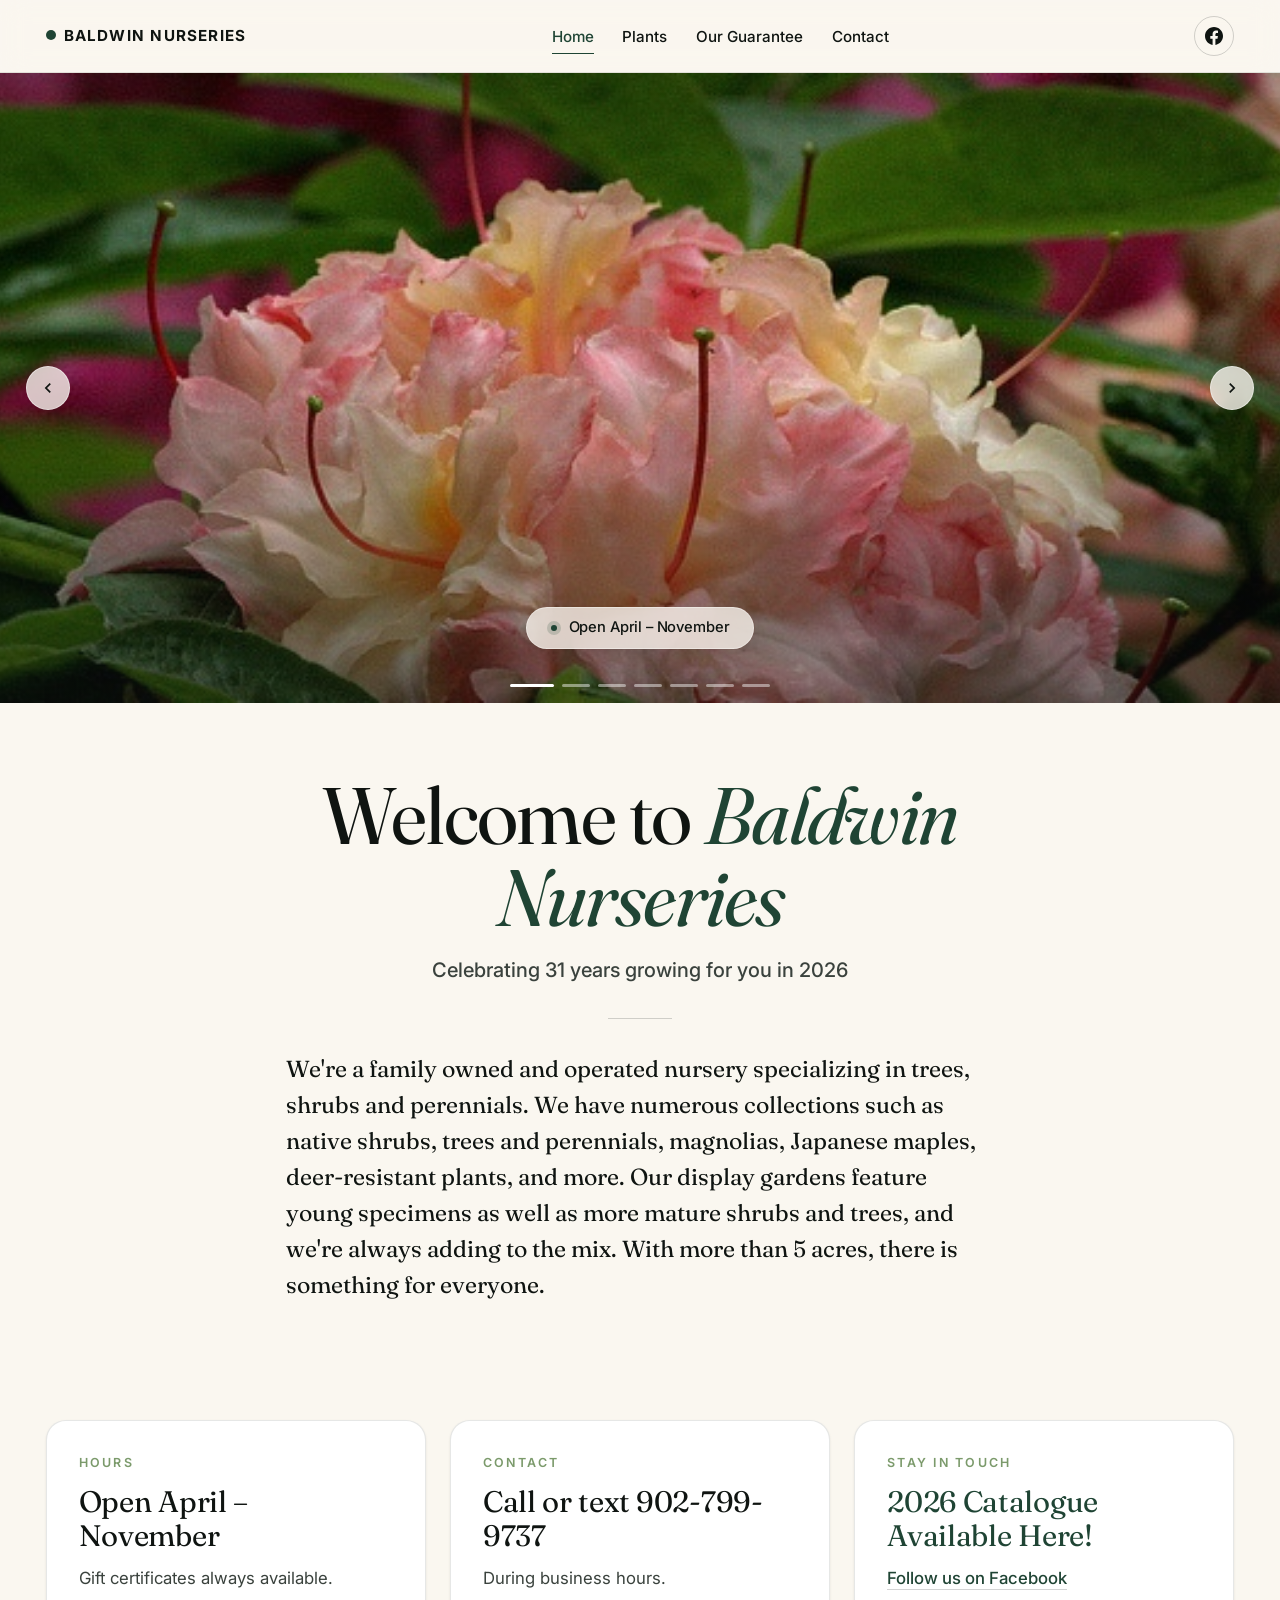
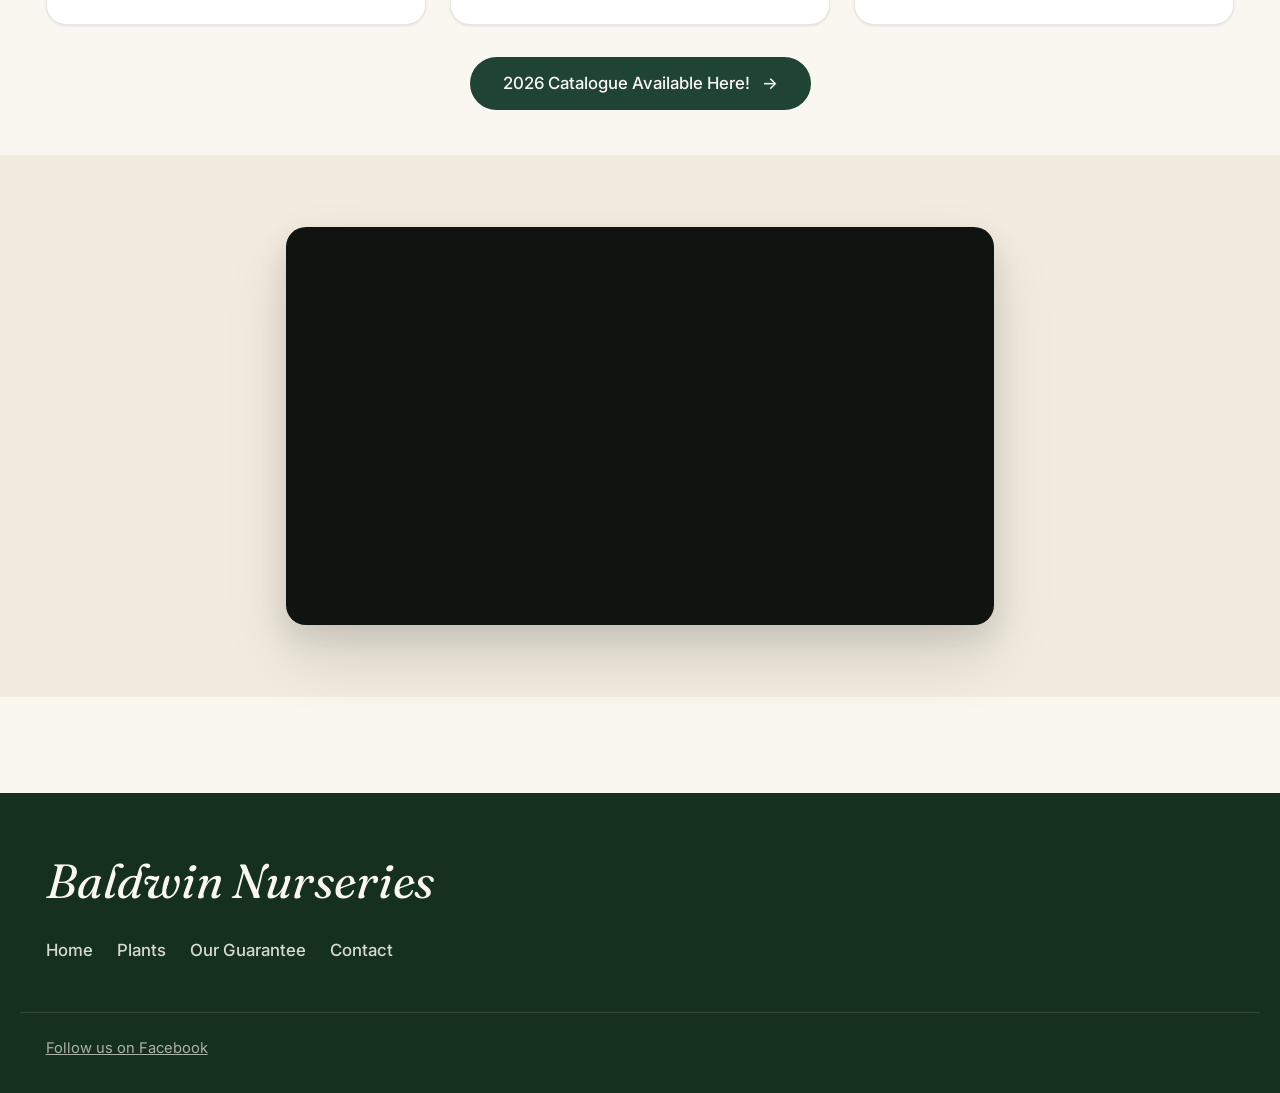
<file: index.html>
<!DOCTYPE html>
<html lang="en">
<head>
    <meta charset="UTF-8">
    <meta name="viewport" content="width=device-width, initial-scale=1.0">
    <meta name="description" content="Baldwin Nurseries — a family-owned nursery specializing in trees, shrubs and perennials, growing for you since 1995.">
    <title>Baldwin Nurseries — Family Owned Nursery Since 1995</title>
    <link rel="stylesheet" href="styles-modern.css">
    <link rel="preconnect" href="https://fonts.googleapis.com">
    <link rel="preconnect" href="https://fonts.gstatic.com" crossorigin>
    <link href="https://fonts.googleapis.com/css2?family=Fraunces:ital,opsz,wght@0,9..144,400;0,9..144,500;0,9..144,600;1,9..144,400;1,9..144,500&family=Inter:wght@400;500;600;700&display=swap" rel="stylesheet">
</head>
<body>

    <header class="site-header" id="site-header">
        <div class="container site-header__inner">
            <a href="index.html" class="brand" aria-label="Baldwin Nurseries — Home">
                <span class="brand__mark" aria-hidden="true"></span>
                <span class="brand__name">Baldwin Nurseries</span>
            </a>

            <nav class="primary-nav" id="primary-nav" aria-label="Primary">
                <ul class="primary-nav__list">
                    <li><a href="index.html" class="primary-nav__link is-active">Home</a></li>
                    <li><a href="plants.html" class="primary-nav__link">Plants</a></li>
                    <li><a href="guarantee.html" class="primary-nav__link">Our Guarantee</a></li>
                    <li><a href="contact.html" class="primary-nav__link">Contact</a></li>
                </ul>
            </nav>

            <div class="header-actions">
                <a class="icon-button" href="https://www.facebook.com/BaldwinsNursery/" target="_blank" rel="noopener noreferrer" aria-label="Baldwin Nurseries on Facebook">
                    <svg width="18" height="18" viewBox="0 0 24 24" fill="currentColor" aria-hidden="true">
                        <path d="M24 12.073c0-6.627-5.373-12-12-12s-12 5.373-12 12c0 5.99 4.388 10.954 10.125 11.854v-8.385H7.078v-3.47h3.047V9.43c0-3.007 1.792-4.669 4.533-4.669 1.312 0 2.686.235 2.686.235v2.953H15.83c-1.491 0-1.956.925-1.956 1.874v2.25h3.328l-.532 3.47h-2.796v8.385C19.612 23.027 24 18.062 24 12.073z"/>
                    </svg>
                </a>
                <button class="nav-toggle" type="button" aria-controls="primary-nav" aria-expanded="false" aria-label="Open menu">
                    <span class="nav-toggle__bars" aria-hidden="true"></span>
                </button>
            </div>
        </div>
    </header>

    <section class="hero" aria-label="Featured plants from Baldwin Nurseries">
        <div class="hero__stage">
            <div class="hero__slide is-active">
                <img src="images/Carousel/1.jpeg" alt="Baldwin Nurseries — Azalea Cannon's Double" loading="eager">
            </div>
            <div class="hero__slide">
                <img src="images/Carousel/2.jpeg" alt="Baldwin Nurseries — Clematis" loading="lazy">
            </div>
            <div class="hero__slide">
                <img src="images/Carousel/3.jpeg" alt="Baldwin Nurseries — Honey Bee on Milkweed" loading="lazy">
            </div>
            <div class="hero__slide">
                <img src="images/Carousel/4.jpeg" alt="Baldwin Nurseries — Labrador Tea from Seed" loading="lazy">
            </div>
            <div class="hero__slide">
                <img src="images/Carousel/5.jpg" alt="Baldwin Nurseries — Monarda Fistulosa" loading="lazy">
            </div>
            <div class="hero__slide">
                <img src="images/Carousel/6.jpg" alt="Baldwin Nurseries — Myrica" loading="lazy">
            </div>
            <div class="hero__slide">
                <img src="images/Carousel/7.jpg" alt="Baldwin Nurseries — Uvularia Grandiflora" loading="lazy">
            </div>
        </div>

        <div class="hero__veil" aria-hidden="true"></div>

        <button class="hero__nav hero__nav--prev" type="button" aria-label="Previous image">
            <svg width="20" height="20" viewBox="0 0 24 24" fill="currentColor" aria-hidden="true">
                <path d="M15.41 7.41 14 6l-6 6 6 6 1.41-1.41L10.83 12z"/>
            </svg>
        </button>
        <button class="hero__nav hero__nav--next" type="button" aria-label="Next image">
            <svg width="20" height="20" viewBox="0 0 24 24" fill="currentColor" aria-hidden="true">
                <path d="M8.59 16.59 10 18l6-6-6-6-1.41 1.41L13.17 12z"/>
            </svg>
        </button>

        <div class="hero__caption">
            <span class="hero__pill">
                <span class="hero__pill-dot" aria-hidden="true"></span>
                Open April – November
            </span>
        </div>

        <div class="hero__dots" role="tablist" aria-label="Hero slides">
            <button class="hero__dot is-active" type="button" role="tab" aria-label="Slide 1"></button>
            <button class="hero__dot" type="button" role="tab" aria-label="Slide 2"></button>
            <button class="hero__dot" type="button" role="tab" aria-label="Slide 3"></button>
            <button class="hero__dot" type="button" role="tab" aria-label="Slide 4"></button>
            <button class="hero__dot" type="button" role="tab" aria-label="Slide 5"></button>
            <button class="hero__dot" type="button" role="tab" aria-label="Slide 6"></button>
            <button class="hero__dot" type="button" role="tab" aria-label="Slide 7"></button>
        </div>
    </section>

    <main>
        <section class="section">
            <div class="container container--narrow welcome reveal">
                <h1 class="welcome__title">Welcome to <em>Baldwin Nurseries</em></h1>
                <p class="welcome__subtitle">Celebrating 31 years growing for you in 2026</p>
                <hr class="divider" aria-hidden="true">
                <p class="welcome__lede">We're a family owned and operated nursery specializing in trees, shrubs and perennials. We have numerous collections such as native shrubs, trees and perennials, magnolias, Japanese maples, deer-resistant plants, and more. Our display gardens feature young specimens as well as more mature shrubs and trees, and we're always adding to the mix. With more than 5 acres, there is something for everyone.</p>
            </div>
        </section>

        <section class="section section--tight">
            <div class="container">
                <div class="info reveal">
                    <article class="info__card">
                        <p class="info__label">Hours</p>
                        <h2 class="info__lead">Open April – November</h2>
                        <p class="info__detail">Gift certificates always available.</p>
                    </article>

                    <article class="info__card">
                        <p class="info__label">Contact</p>
                        <h2 class="info__lead">Call or text 902-799-9737</h2>
                        <p class="info__detail">During business hours.</p>
                    </article>

                    <article class="info__card info__card--links">
                        <p class="info__label">Stay in touch</p>
                        <h2 class="info__lead"><a href="Catalogue/2026_final.pdf" target="_blank" rel="noopener noreferrer">2026 Catalogue Available Here!</a></h2>
                        <p class="info__detail"><a href="https://www.facebook.com/BaldwinsNursery/" target="_blank" rel="noopener noreferrer">Follow us on Facebook</a></p>
                    </article>
                </div>

                <div class="cta-row reveal">
                    <a class="cta cta--primary" href="Catalogue/2026_final.pdf" target="_blank" rel="noopener noreferrer">
                        2026 Catalogue Available Here!
                        <span class="cta__arrow" aria-hidden="true">→</span>
                    </a>
                </div>
            </div>
        </section>

        <section class="section video">
            <div class="container container--narrow reveal">
                <div class="video__frame">
                    <iframe
                        src="https://www.youtube.com/embed/8s3ILgDB6bg"
                        title="Baldwin Nurseries Video"
                        loading="lazy"
                        allow="accelerometer; autoplay; clipboard-write; encrypted-media; gyroscope; picture-in-picture; web-share"
                        allowfullscreen></iframe>
                </div>
            </div>
        </section>
    </main>

    <footer class="site-footer">
        <div class="container site-footer__inner">
            <p class="site-footer__brand">Baldwin Nurseries</p>
            <ul class="site-footer__nav">
                <li><a href="index.html">Home</a></li>
                <li><a href="plants.html">Plants</a></li>
                <li><a href="guarantee.html">Our Guarantee</a></li>
                <li><a href="contact.html">Contact</a></li>
            </ul>
        </div>
        <div class="container site-footer__meta">
            <a href="https://www.facebook.com/BaldwinsNursery/" target="_blank" rel="noopener noreferrer">Follow us on Facebook</a>
        </div>
    </footer>

    <script>
        (function () {
            const slides = document.querySelectorAll('.hero__slide');
            const dots = document.querySelectorAll('.hero__dot');
            const prevBtn = document.querySelector('.hero__nav--prev');
            const nextBtn = document.querySelector('.hero__nav--next');
            const slideCount = slides.length;
            let currentSlide = 0;
            let autoTimer = null;

            function showSlide(index) {
                currentSlide = (index + slideCount) % slideCount;
                slides.forEach((slide, i) => slide.classList.toggle('is-active', i === currentSlide));
                dots.forEach((dot, i) => dot.classList.toggle('is-active', i === currentSlide));
            }

            function next() { showSlide(currentSlide + 1); }
            function prev() { showSlide(currentSlide - 1); }

            function startAuto() {
                stopAuto();
                autoTimer = setInterval(next, 6000);
            }

            function stopAuto() {
                if (autoTimer) {
                    clearInterval(autoTimer);
                    autoTimer = null;
                }
            }

            nextBtn?.addEventListener('click', () => { next(); startAuto(); });
            prevBtn?.addEventListener('click', () => { prev(); startAuto(); });

            dots.forEach((dot, i) => {
                dot.addEventListener('click', () => { showSlide(i); startAuto(); });
            });

            const heroEl = document.querySelector('.hero');
            heroEl?.addEventListener('mouseenter', stopAuto);
            heroEl?.addEventListener('mouseleave', startAuto);

            const reduceMotion = window.matchMedia('(prefers-reduced-motion: reduce)').matches;
            if (!reduceMotion) {
                startAuto();
            }
        })();

        (function () {
            const header = document.getElementById('site-header');
            if (!header) return;
            const onScroll = () => {
                header.classList.toggle('is-scrolled', window.scrollY > 8);
            };
            window.addEventListener('scroll', onScroll, { passive: true });
            onScroll();
        })();

        (function () {
            const toggle = document.querySelector('.nav-toggle');
            const nav = document.getElementById('primary-nav');
            if (!toggle || !nav) return;
            toggle.addEventListener('click', () => {
                const isOpen = nav.classList.toggle('is-open');
                toggle.setAttribute('aria-expanded', String(isOpen));
                toggle.setAttribute('aria-label', isOpen ? 'Close menu' : 'Open menu');
            });
            nav.querySelectorAll('a').forEach(link => {
                link.addEventListener('click', () => {
                    nav.classList.remove('is-open');
                    toggle.setAttribute('aria-expanded', 'false');
                    toggle.setAttribute('aria-label', 'Open menu');
                });
            });
        })();

        (function () {
            const reveals = document.querySelectorAll('.reveal');
            if (!('IntersectionObserver' in window) || !reveals.length) {
                reveals.forEach(el => el.classList.add('is-visible'));
                return;
            }
            const io = new IntersectionObserver((entries) => {
                entries.forEach(entry => {
                    if (entry.isIntersecting) {
                        entry.target.classList.add('is-visible');
                        io.unobserve(entry.target);
                    }
                });
            }, { threshold: 0.12, rootMargin: '0px 0px -10% 0px' });
            reveals.forEach(el => io.observe(el));
        })();
    </script>
</body>
</html>
</file>
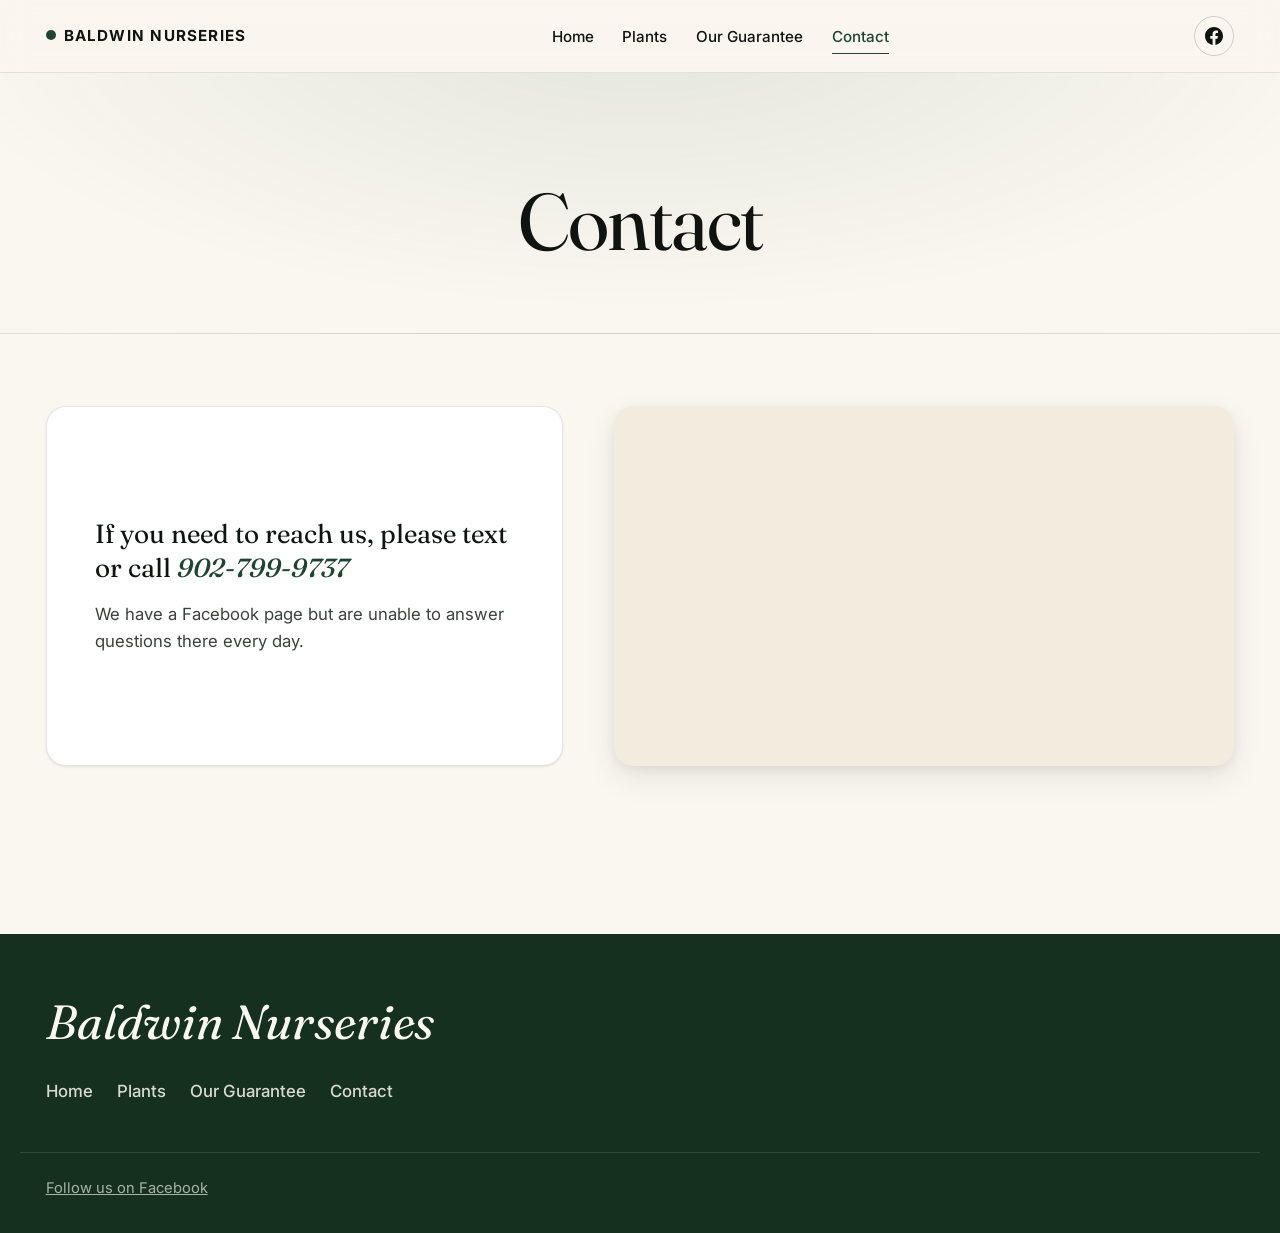
<file: contact.html>
<!DOCTYPE html>
<html lang="en">
<head>
    <meta charset="UTF-8">
    <meta name="viewport" content="width=device-width, initial-scale=1.0">
    <meta name="description" content="Contact Baldwin Nurseries — call or text 902-799-9737. Visit us at 500 Mines Road, Falmouth, Nova Scotia.">
    <title>Contact — Baldwin Nurseries</title>
    <link rel="stylesheet" href="styles-modern.css">
    <link rel="preconnect" href="https://fonts.googleapis.com">
    <link rel="preconnect" href="https://fonts.gstatic.com" crossorigin>
    <link href="https://fonts.googleapis.com/css2?family=Fraunces:ital,opsz,wght@0,9..144,400;0,9..144,500;0,9..144,600;1,9..144,400;1,9..144,500&family=Inter:wght@400;500;600;700&display=swap" rel="stylesheet">
</head>
<body>

    <header class="site-header" id="site-header">
        <div class="container site-header__inner">
            <a href="index.html" class="brand" aria-label="Baldwin Nurseries — Home">
                <span class="brand__mark" aria-hidden="true"></span>
                <span class="brand__name">Baldwin Nurseries</span>
            </a>

            <nav class="primary-nav" id="primary-nav" aria-label="Primary">
                <ul class="primary-nav__list">
                    <li><a href="index.html" class="primary-nav__link">Home</a></li>
                    <li><a href="plants.html" class="primary-nav__link">Plants</a></li>
                    <li><a href="guarantee.html" class="primary-nav__link">Our Guarantee</a></li>
                    <li><a href="contact.html" class="primary-nav__link is-active">Contact</a></li>
                </ul>
            </nav>

            <div class="header-actions">
                <a class="icon-button" href="https://www.facebook.com/BaldwinsNursery/" target="_blank" rel="noopener noreferrer" aria-label="Baldwin Nurseries on Facebook">
                    <svg width="18" height="18" viewBox="0 0 24 24" fill="currentColor" aria-hidden="true">
                        <path d="M24 12.073c0-6.627-5.373-12-12-12s-12 5.373-12 12c0 5.99 4.388 10.954 10.125 11.854v-8.385H7.078v-3.47h3.047V9.43c0-3.007 1.792-4.669 4.533-4.669 1.312 0 2.686.235 2.686.235v2.953H15.83c-1.491 0-1.956.925-1.956 1.874v2.25h3.328l-.532 3.47h-2.796v8.385C19.612 23.027 24 18.062 24 12.073z"/>
                    </svg>
                </a>
                <button class="nav-toggle" type="button" aria-controls="primary-nav" aria-expanded="false" aria-label="Open menu">
                    <span class="nav-toggle__bars" aria-hidden="true"></span>
                </button>
            </div>
        </div>
    </header>

    <section class="page-header">
        <div class="container container--narrow reveal">
            <h1 class="page-header__title">Contact</h1>
        </div>
    </section>

    <main>
        <section class="section">
            <div class="container">
                <div class="contact-grid reveal">
                    <div class="contact-info">
                        <p class="contact-info__phone">
                            If you need to reach us, please text or call <a href="tel:902-799-9737">902-799-9737</a>
                        </p>
                        <p class="contact-info__note">We have a Facebook page but are unable to answer questions there every day.</p>
                    </div>
                    <div class="map-container">
                        <iframe
                            src="https://www.google.com/maps/embed?pb=!1m18!1m12!1m3!1d5654.8!2d-64.1!3d44.9!2m3!1f0!2f0!3f0!3m2!1i1024!2i768!4f13.1!3m3!1m2!1s0x0%3A0x0!2zNDTCsDU0JzI0LjAiTiA2NMKwMDYnMDAuMCJX!5e0!3m2!1sen!2sca!4v1640995200000!5m2!1sen!2sca&q=500+Mines+Road,+Falmouth,+Nova+Scotia,+B0P+1P0"
                            width="100%"
                            height="400"
                            allowfullscreen
                            loading="lazy"
                            referrerpolicy="no-referrer-when-downgrade"
                            title="Baldwin Nurseries Location — 500 Mines Road, Falmouth, Nova Scotia, B0P 1P0"></iframe>
                    </div>
                </div>
            </div>
        </section>
    </main>

    <footer class="site-footer">
        <div class="container site-footer__inner">
            <p class="site-footer__brand">Baldwin Nurseries</p>
            <ul class="site-footer__nav">
                <li><a href="index.html">Home</a></li>
                <li><a href="plants.html">Plants</a></li>
                <li><a href="guarantee.html">Our Guarantee</a></li>
                <li><a href="contact.html">Contact</a></li>
            </ul>
        </div>
        <div class="container site-footer__meta">
            <a href="https://www.facebook.com/BaldwinsNursery/" target="_blank" rel="noopener noreferrer">Follow us on Facebook</a>
        </div>
    </footer>

    <script>
        (function () {
            const header = document.getElementById('site-header');
            if (!header) return;
            const onScroll = () => header.classList.toggle('is-scrolled', window.scrollY > 8);
            window.addEventListener('scroll', onScroll, { passive: true });
            onScroll();
        })();

        (function () {
            const toggle = document.querySelector('.nav-toggle');
            const nav = document.getElementById('primary-nav');
            if (!toggle || !nav) return;
            toggle.addEventListener('click', () => {
                const isOpen = nav.classList.toggle('is-open');
                toggle.setAttribute('aria-expanded', String(isOpen));
                toggle.setAttribute('aria-label', isOpen ? 'Close menu' : 'Open menu');
            });
            nav.querySelectorAll('a').forEach(link => {
                link.addEventListener('click', () => {
                    nav.classList.remove('is-open');
                    toggle.setAttribute('aria-expanded', 'false');
                    toggle.setAttribute('aria-label', 'Open menu');
                });
            });
        })();

        (function () {
            const reveals = document.querySelectorAll('.reveal');
            if (!('IntersectionObserver' in window) || !reveals.length) {
                reveals.forEach(el => el.classList.add('is-visible'));
                return;
            }
            const io = new IntersectionObserver((entries) => {
                entries.forEach(entry => {
                    if (entry.isIntersecting) {
                        entry.target.classList.add('is-visible');
                        io.unobserve(entry.target);
                    }
                });
            }, { threshold: 0.12, rootMargin: '0px 0px -10% 0px' });
            reveals.forEach(el => io.observe(el));
        })();
    </script>
</body>
</html>
</file>
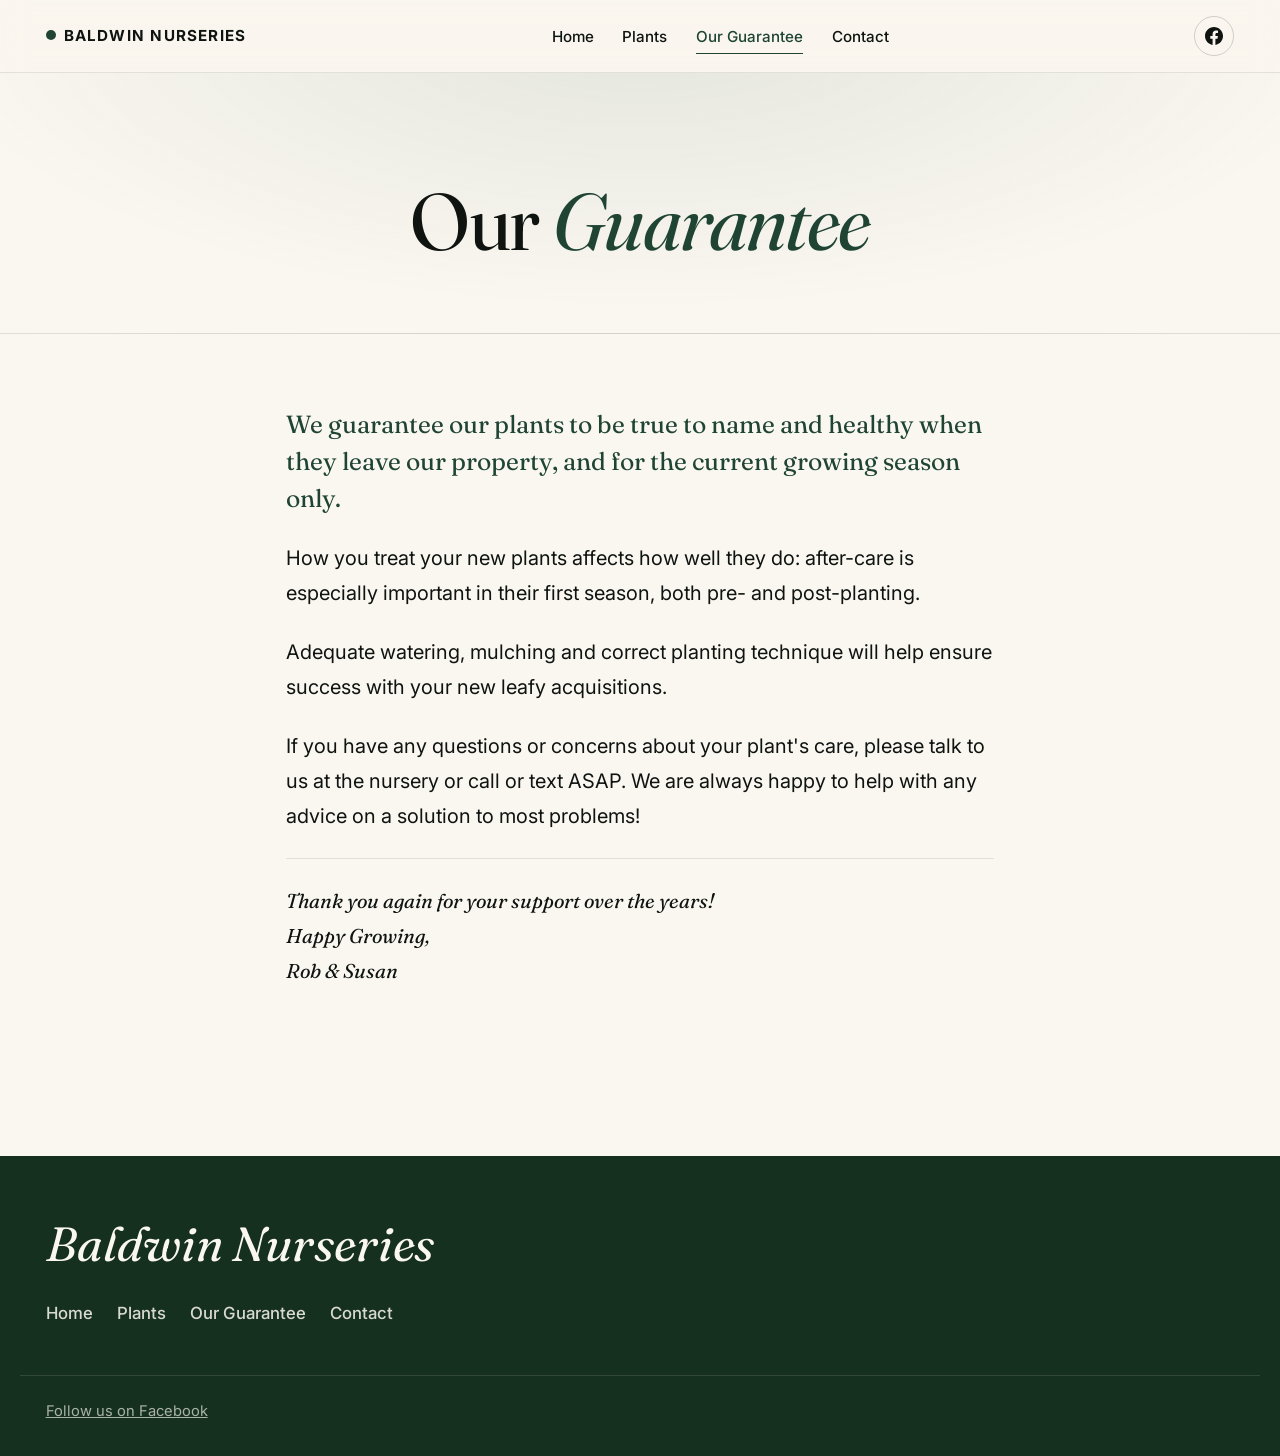
<file: guarantee.html>
<!DOCTYPE html>
<html lang="en">
<head>
    <meta charset="UTF-8">
    <meta name="viewport" content="width=device-width, initial-scale=1.0">
    <meta name="description" content="Our Guarantee at Baldwin Nurseries — every plant healthy, true to name, and supported by Rob and Susan.">
    <title>Our Guarantee — Baldwin Nurseries</title>
    <link rel="stylesheet" href="styles-modern.css">
    <link rel="preconnect" href="https://fonts.googleapis.com">
    <link rel="preconnect" href="https://fonts.gstatic.com" crossorigin>
    <link href="https://fonts.googleapis.com/css2?family=Fraunces:ital,opsz,wght@0,9..144,400;0,9..144,500;0,9..144,600;1,9..144,400;1,9..144,500&family=Inter:wght@400;500;600;700&display=swap" rel="stylesheet">
</head>
<body>

    <header class="site-header" id="site-header">
        <div class="container site-header__inner">
            <a href="index.html" class="brand" aria-label="Baldwin Nurseries — Home">
                <span class="brand__mark" aria-hidden="true"></span>
                <span class="brand__name">Baldwin Nurseries</span>
            </a>

            <nav class="primary-nav" id="primary-nav" aria-label="Primary">
                <ul class="primary-nav__list">
                    <li><a href="index.html" class="primary-nav__link">Home</a></li>
                    <li><a href="plants.html" class="primary-nav__link">Plants</a></li>
                    <li><a href="guarantee.html" class="primary-nav__link is-active">Our Guarantee</a></li>
                    <li><a href="contact.html" class="primary-nav__link">Contact</a></li>
                </ul>
            </nav>

            <div class="header-actions">
                <a class="icon-button" href="https://www.facebook.com/BaldwinsNursery/" target="_blank" rel="noopener noreferrer" aria-label="Baldwin Nurseries on Facebook">
                    <svg width="18" height="18" viewBox="0 0 24 24" fill="currentColor" aria-hidden="true">
                        <path d="M24 12.073c0-6.627-5.373-12-12-12s-12 5.373-12 12c0 5.99 4.388 10.954 10.125 11.854v-8.385H7.078v-3.47h3.047V9.43c0-3.007 1.792-4.669 4.533-4.669 1.312 0 2.686.235 2.686.235v2.953H15.83c-1.491 0-1.956.925-1.956 1.874v2.25h3.328l-.532 3.47h-2.796v8.385C19.612 23.027 24 18.062 24 12.073z"/>
                    </svg>
                </a>
                <button class="nav-toggle" type="button" aria-controls="primary-nav" aria-expanded="false" aria-label="Open menu">
                    <span class="nav-toggle__bars" aria-hidden="true"></span>
                </button>
            </div>
        </div>
    </header>

    <section class="page-header">
        <div class="container container--narrow reveal">
            <h1 class="page-header__title">Our <em>Guarantee</em></h1>
        </div>
    </section>

    <main>
        <section class="editorial">
            <div class="container container--narrow editorial__body reveal">
                <p>We guarantee our plants to be true to name and healthy when they leave our property, and for the current growing season only.</p>
                <p>How you treat your new plants affects how well they do: after-care is especially important in their first season, both pre- and post-planting.</p>
                <p>Adequate watering, mulching and correct planting technique will help ensure success with your new leafy acquisitions.</p>
                <p>If you have any questions or concerns about your plant's care, please talk to us at the nursery or call or text ASAP. We are always happy to help with any advice on a solution to most problems!</p>
                <p class="editorial__signature">Thank you again for your support over the years!<br>Happy Growing,<br>Rob &amp; Susan</p>
            </div>
        </section>
    </main>

    <footer class="site-footer">
        <div class="container site-footer__inner">
            <p class="site-footer__brand">Baldwin Nurseries</p>
            <ul class="site-footer__nav">
                <li><a href="index.html">Home</a></li>
                <li><a href="plants.html">Plants</a></li>
                <li><a href="guarantee.html">Our Guarantee</a></li>
                <li><a href="contact.html">Contact</a></li>
            </ul>
        </div>
        <div class="container site-footer__meta">
            <a href="https://www.facebook.com/BaldwinsNursery/" target="_blank" rel="noopener noreferrer">Follow us on Facebook</a>
        </div>
    </footer>

    <script>
        (function () {
            const header = document.getElementById('site-header');
            if (!header) return;
            const onScroll = () => header.classList.toggle('is-scrolled', window.scrollY > 8);
            window.addEventListener('scroll', onScroll, { passive: true });
            onScroll();
        })();

        (function () {
            const toggle = document.querySelector('.nav-toggle');
            const nav = document.getElementById('primary-nav');
            if (!toggle || !nav) return;
            toggle.addEventListener('click', () => {
                const isOpen = nav.classList.toggle('is-open');
                toggle.setAttribute('aria-expanded', String(isOpen));
                toggle.setAttribute('aria-label', isOpen ? 'Close menu' : 'Open menu');
            });
            nav.querySelectorAll('a').forEach(link => {
                link.addEventListener('click', () => {
                    nav.classList.remove('is-open');
                    toggle.setAttribute('aria-expanded', 'false');
                    toggle.setAttribute('aria-label', 'Open menu');
                });
            });
        })();

        (function () {
            const reveals = document.querySelectorAll('.reveal');
            if (!('IntersectionObserver' in window) || !reveals.length) {
                reveals.forEach(el => el.classList.add('is-visible'));
                return;
            }
            const io = new IntersectionObserver((entries) => {
                entries.forEach(entry => {
                    if (entry.isIntersecting) {
                        entry.target.classList.add('is-visible');
                        io.unobserve(entry.target);
                    }
                });
            }, { threshold: 0.12, rootMargin: '0px 0px -10% 0px' });
            reveals.forEach(el => io.observe(el));
        })();
    </script>
</body>
</html>
</file>
<file: styles-modern.css>
/* =========================================================================
   Baldwin Nurseries — Proposed Modern Theme (Garden Editorial)
   Single source of truth for the new visual language.
   Token block first, then components. No magic numbers in component rules.
   ========================================================================= */

:root {
    /* Color — botanical, restrained.
       Default theme: ink + cream + deep forest. Bloom accent used sparingly. */
    --color-ink: #0F1411;
    --color-ink-soft: #3A423D;
    --color-ink-muted: #6B7269;
    --color-cream: #FAF7F0;
    --color-mist: #F2ECDF;
    --color-paper: #FFFFFF;
    --color-forest: #1F4434;
    --color-forest-deep: #15301F;
    --color-moss: #7B9A6B;
    --color-bloom: #C2562F;
    --color-line: rgba(15, 20, 17, 0.10);
    --color-line-strong: rgba(15, 20, 17, 0.18);
    --color-overlay: rgba(15, 20, 17, 0.55);
    --color-glass: rgba(250, 247, 240, 0.78);
    --color-glass-strong: rgba(250, 247, 240, 0.92);

    /* Typography */
    --font-display: 'Fraunces', 'Iowan Old Style', 'Apple Garamond', Georgia, serif;
    --font-body: 'Inter', -apple-system, BlinkMacSystemFont, 'Segoe UI', Roboto, sans-serif;
    --weight-regular: 400;
    --weight-medium: 500;
    --weight-semibold: 600;
    --weight-bold: 700;
    --tracking-tight: -0.02em;
    --tracking-snug: -0.01em;
    --tracking-wide: 0.08em;
    --tracking-eyebrow: 0.18em;

    /* Fluid type scale — clamp(min, preferred, max) */
    --type-eyebrow: 0.78rem;
    --type-body-sm: 0.92rem;
    --type-body: 1.05rem;
    --type-body-lg: clamp(1.1rem, 0.9rem + 0.6vw, 1.25rem);
    --type-h4: clamp(1.05rem, 0.95rem + 0.4vw, 1.2rem);
    --type-h3: clamp(1.4rem, 1.1rem + 1.0vw, 1.85rem);
    --type-h2: clamp(2rem, 1.4rem + 2.4vw, 3rem);
    --type-display: clamp(2.6rem, 1.6rem + 4.5vw, 5rem);

    /* Spacing (4 / 8 grid) */
    --space-1: 0.25rem;
    --space-2: 0.5rem;
    --space-3: 0.75rem;
    --space-4: 1rem;
    --space-5: 1.5rem;
    --space-6: 2rem;
    --space-7: 3rem;
    --space-8: 4rem;
    --space-9: 6rem;
    --space-10: 8rem;

    /* Layout */
    --layout-max: 1240px;
    --layout-narrow: 760px;
    --layout-gutter: clamp(1rem, 2vw, 2rem);

    /* Radii */
    --radius-sm: 6px;
    --radius-md: 12px;
    --radius-lg: 20px;
    --radius-pill: 999px;

    /* Elevation */
    --shadow-sm: 0 1px 2px rgba(15, 20, 17, 0.04), 0 1px 3px rgba(15, 20, 17, 0.06);
    --shadow-md: 0 4px 12px rgba(15, 20, 17, 0.06), 0 12px 32px rgba(15, 20, 17, 0.08);
    --shadow-lg: 0 12px 28px rgba(15, 20, 17, 0.10), 0 32px 64px rgba(15, 20, 17, 0.12);
    --shadow-focus: 0 0 0 3px rgba(31, 68, 52, 0.25);

    /* Motion */
    --ease-standard: cubic-bezier(0.2, 0.6, 0.2, 1);
    --ease-emphatic: cubic-bezier(0.22, 1, 0.36, 1);
    --duration-fast: 180ms;
    --duration-base: 320ms;
    --duration-slow: 600ms;
    --duration-hero: 1200ms;

    /* Component tokens */
    --header-height: 72px;
    --hero-height: clamp(420px, 70vh, 760px);
    --nav-gap: clamp(1.25rem, 1vw + 1rem, 2.5rem);
}

/* =========================================================================
   Base
   ========================================================================= */

*,
*::before,
*::after {
    box-sizing: border-box;
}

html {
    scroll-behavior: smooth;
}

body {
    margin: 0;
    padding: 0;
    font-family: var(--font-body);
    font-size: var(--type-body);
    line-height: 1.6;
    color: var(--color-ink);
    background: var(--color-cream);
    -webkit-font-smoothing: antialiased;
    -moz-osx-font-smoothing: grayscale;
    text-rendering: optimizeLegibility;
}

img {
    display: block;
    max-width: 100%;
    height: auto;
}

a {
    color: inherit;
}

::selection {
    background: var(--color-forest);
    color: var(--color-cream);
}

.container {
    width: 100%;
    max-width: var(--layout-max);
    margin: 0 auto;
    padding-left: var(--layout-gutter);
    padding-right: var(--layout-gutter);
}

.container--narrow {
    max-width: var(--layout-narrow);
}

.eyebrow {
    font-family: var(--font-body);
    font-size: var(--type-eyebrow);
    font-weight: var(--weight-semibold);
    letter-spacing: var(--tracking-eyebrow);
    text-transform: uppercase;
    color: var(--color-moss);
    margin: 0 0 var(--space-3);
}

.sr-only {
    position: absolute;
    width: 1px;
    height: 1px;
    padding: 0;
    margin: -1px;
    overflow: hidden;
    clip: rect(0, 0, 0, 0);
    white-space: nowrap;
    border: 0;
}

/* =========================================================================
   Header
   ========================================================================= */

.site-header {
    position: sticky;
    top: 0;
    z-index: 50;
    background: var(--color-glass);
    backdrop-filter: saturate(140%) blur(14px);
    -webkit-backdrop-filter: saturate(140%) blur(14px);
    border-bottom: 1px solid var(--color-line);
    transition: background var(--duration-base) var(--ease-standard),
                box-shadow var(--duration-base) var(--ease-standard);
}

.site-header.is-scrolled {
    background: var(--color-glass-strong);
    box-shadow: var(--shadow-sm);
}

.site-header__inner {
    display: flex;
    align-items: center;
    justify-content: space-between;
    gap: var(--space-5);
    min-height: var(--header-height);
}

.brand {
    font-family: var(--font-display);
    font-weight: var(--weight-semibold);
    font-style: italic;
    font-size: 1.35rem;
    letter-spacing: var(--tracking-snug);
    color: var(--color-ink);
    text-decoration: none;
    line-height: 1;
    display: inline-flex;
    align-items: baseline;
    gap: var(--space-2);
}

.brand__mark {
    display: inline-block;
    width: 10px;
    height: 10px;
    border-radius: 50%;
    background: var(--color-forest);
    transform: translateY(-1px);
}

.brand__name {
    font-style: normal;
    font-family: var(--font-body);
    font-weight: var(--weight-bold);
    font-size: 0.95rem;
    letter-spacing: var(--tracking-wide);
    text-transform: uppercase;
}

.primary-nav {
    display: flex;
    align-items: center;
    gap: var(--nav-gap);
}

.primary-nav__list {
    list-style: none;
    margin: 0;
    padding: 0;
    display: flex;
    gap: var(--nav-gap);
}

.primary-nav__link {
    text-decoration: none;
    font-size: 0.95rem;
    font-weight: var(--weight-medium);
    color: var(--color-ink);
    padding: var(--space-2) 0;
    position: relative;
    transition: color var(--duration-fast) var(--ease-standard);
}

.primary-nav__link::after {
    content: "";
    position: absolute;
    left: 0;
    right: 0;
    bottom: 0;
    height: 1px;
    background: currentColor;
    transform: scaleX(0);
    transform-origin: left;
    transition: transform var(--duration-base) var(--ease-emphatic);
}

.primary-nav__link:hover,
.primary-nav__link:focus-visible {
    color: var(--color-forest);
}

.primary-nav__link:hover::after,
.primary-nav__link:focus-visible::after,
.primary-nav__link.is-active::after {
    transform: scaleX(1);
}

.primary-nav__link.is-active {
    color: var(--color-forest);
}

.icon-button {
    display: inline-flex;
    align-items: center;
    justify-content: center;
    width: 40px;
    height: 40px;
    border-radius: var(--radius-pill);
    background: transparent;
    color: var(--color-ink);
    text-decoration: none;
    border: 1px solid var(--color-line-strong);
    transition: background var(--duration-fast) var(--ease-standard),
                color var(--duration-fast) var(--ease-standard),
                border-color var(--duration-fast) var(--ease-standard);
}

.icon-button:hover,
.icon-button:focus-visible {
    background: var(--color-forest);
    color: var(--color-cream);
    border-color: var(--color-forest);
}

.nav-toggle {
    display: none;
    width: 40px;
    height: 40px;
    background: transparent;
    border: 1px solid var(--color-line-strong);
    border-radius: var(--radius-pill);
    align-items: center;
    justify-content: center;
    cursor: pointer;
    color: var(--color-ink);
}

.nav-toggle__bars {
    width: 16px;
    height: 10px;
    position: relative;
}

.nav-toggle__bars::before,
.nav-toggle__bars::after {
    content: "";
    position: absolute;
    left: 0;
    right: 0;
    height: 1.5px;
    background: currentColor;
    transition: transform var(--duration-base) var(--ease-emphatic);
}

.nav-toggle__bars::before { top: 0; }
.nav-toggle__bars::after { bottom: 0; }

.nav-toggle[aria-expanded="true"] .nav-toggle__bars::before {
    transform: translateY(4px) rotate(45deg);
}

.nav-toggle[aria-expanded="true"] .nav-toggle__bars::after {
    transform: translateY(-4px) rotate(-45deg);
}

/* =========================================================================
   Hero
   ========================================================================= */

.hero {
    position: relative;
    width: 100%;
    height: var(--hero-height);
    overflow: hidden;
    background: var(--color-ink);
}

.hero__stage {
    position: absolute;
    inset: 0;
}

.hero__slide {
    position: absolute;
    inset: 0;
    opacity: 0;
    transition: opacity var(--duration-hero) var(--ease-emphatic);
}

.hero__slide.is-active {
    opacity: 1;
}

.hero__slide img {
    width: 100%;
    height: 100%;
    object-fit: cover;
    object-position: center;
    transform: scale(1.04);
    transition: transform 8s linear;
}

.hero__slide.is-active img {
    transform: scale(1);
}

.hero__veil {
    position: absolute;
    inset: 0;
    background:
        linear-gradient(180deg, rgba(15, 20, 17, 0.18) 0%, rgba(15, 20, 17, 0) 35%),
        linear-gradient(0deg, rgba(15, 20, 17, 0.45) 0%, rgba(15, 20, 17, 0) 55%);
    pointer-events: none;
}

.hero__caption {
    position: absolute;
    left: 0;
    right: 0;
    bottom: clamp(var(--space-6), 6vh, var(--space-8));
    display: flex;
    justify-content: center;
    pointer-events: none;
}

.hero__pill {
    pointer-events: auto;
    display: inline-flex;
    align-items: center;
    gap: var(--space-3);
    padding: var(--space-2) var(--space-5);
    background: var(--color-glass);
    backdrop-filter: blur(16px) saturate(140%);
    -webkit-backdrop-filter: blur(16px) saturate(140%);
    border: 1px solid rgba(255, 255, 255, 0.4);
    border-radius: var(--radius-pill);
    color: var(--color-ink);
    font-size: var(--type-body-sm);
    font-weight: var(--weight-medium);
    letter-spacing: var(--tracking-snug);
    box-shadow: var(--shadow-md);
}

.hero__pill-dot {
    width: 6px;
    height: 6px;
    border-radius: 50%;
    background: var(--color-forest);
    box-shadow: 0 0 0 4px rgba(31, 68, 52, 0.18);
}

.hero__nav {
    position: absolute;
    top: 50%;
    transform: translateY(-50%);
    width: 44px;
    height: 44px;
    border-radius: var(--radius-pill);
    background: var(--color-glass);
    backdrop-filter: blur(12px);
    -webkit-backdrop-filter: blur(12px);
    border: 1px solid rgba(255, 255, 255, 0.45);
    color: var(--color-ink);
    cursor: pointer;
    display: flex;
    align-items: center;
    justify-content: center;
    transition: transform var(--duration-fast) var(--ease-standard),
                background var(--duration-fast) var(--ease-standard);
}

.hero__nav:hover,
.hero__nav:focus-visible {
    background: var(--color-glass-strong);
    transform: translateY(-50%) scale(1.06);
}

.hero__nav--prev { left: clamp(var(--space-3), 2vw, var(--space-6)); }
.hero__nav--next { right: clamp(var(--space-3), 2vw, var(--space-6)); }

.hero__dots {
    position: absolute;
    left: 50%;
    bottom: var(--space-4);
    transform: translateX(-50%);
    display: flex;
    gap: var(--space-2);
    z-index: 2;
}

.hero__dot {
    width: 28px;
    height: 3px;
    border: none;
    border-radius: var(--radius-pill);
    background: rgba(255, 255, 255, 0.45);
    cursor: pointer;
    padding: 0;
    transition: background var(--duration-base) var(--ease-standard),
                width var(--duration-base) var(--ease-emphatic);
}

.hero__dot.is-active {
    background: rgba(255, 255, 255, 1);
    width: 44px;
}

/* =========================================================================
   Welcome / Editorial section
   ========================================================================= */

.section {
    padding-top: clamp(var(--space-7), 8vh, var(--space-10));
    padding-bottom: clamp(var(--space-7), 8vh, var(--space-10));
}

.section--tight {
    padding-top: clamp(var(--space-6), 5vh, var(--space-8));
    padding-bottom: clamp(var(--space-6), 5vh, var(--space-8));
}

.welcome {
    text-align: center;
}

.welcome__title {
    font-family: var(--font-display);
    font-weight: var(--weight-regular);
    font-size: var(--type-display);
    line-height: 1.02;
    letter-spacing: var(--tracking-tight);
    margin: 0 0 var(--space-4);
    color: var(--color-ink);
}

.welcome__title em {
    font-style: italic;
    color: var(--color-forest);
}

.welcome__subtitle {
    font-family: var(--font-body);
    font-size: var(--type-body-lg);
    font-weight: var(--weight-medium);
    color: var(--color-ink-soft);
    margin: 0 auto var(--space-6);
    max-width: 36ch;
}

.welcome__lede {
    font-family: var(--font-display);
    font-weight: var(--weight-regular);
    font-size: clamp(1.15rem, 0.95rem + 0.7vw, 1.45rem);
    line-height: 1.55;
    color: var(--color-ink);
    margin: 0 auto;
    max-width: 60ch;
    text-align: left;
}

.divider {
    width: 64px;
    height: 1px;
    background: var(--color-line-strong);
    margin: var(--space-6) auto;
    border: none;
}

/* =========================================================================
   Info row (hours / contact / links)
   ========================================================================= */

.info {
    display: grid;
    grid-template-columns: repeat(3, 1fr);
    gap: var(--space-5);
    align-items: stretch;
}

.info__card {
    background: var(--color-paper);
    border: 1px solid var(--color-line);
    border-radius: var(--radius-lg);
    padding: var(--space-6);
    box-shadow: var(--shadow-sm);
    display: flex;
    flex-direction: column;
    gap: var(--space-3);
    transition: transform var(--duration-base) var(--ease-emphatic),
                box-shadow var(--duration-base) var(--ease-emphatic),
                border-color var(--duration-base) var(--ease-emphatic);
}

.info__card:hover {
    transform: translateY(-2px);
    box-shadow: var(--shadow-md);
    border-color: var(--color-line-strong);
}

.info__label {
    font-size: var(--type-eyebrow);
    font-weight: var(--weight-semibold);
    letter-spacing: var(--tracking-eyebrow);
    text-transform: uppercase;
    color: var(--color-moss);
    margin: 0;
}

.info__lead {
    font-family: var(--font-display);
    font-weight: var(--weight-regular);
    font-size: var(--type-h3);
    line-height: 1.15;
    letter-spacing: var(--tracking-snug);
    margin: 0;
    color: var(--color-ink);
}

.info__detail {
    font-size: var(--type-body);
    color: var(--color-ink-soft);
    margin: 0;
}

.info__card a {
    color: var(--color-forest);
    text-decoration: none;
    font-weight: var(--weight-medium);
    border-bottom: 1px solid var(--color-line-strong);
    padding-bottom: 1px;
    transition: color var(--duration-fast) var(--ease-standard),
                border-color var(--duration-fast) var(--ease-standard);
}

.info__card a:hover,
.info__card a:focus-visible {
    color: var(--color-forest-deep);
    border-color: currentColor;
}

.info__lead a {
    font-family: inherit;
    font-weight: inherit;
    color: var(--color-forest);
    border-bottom: none;
    padding-bottom: 0;
    background-image: linear-gradient(currentColor, currentColor);
    background-position: 0 100%;
    background-repeat: no-repeat;
    background-size: 0 1.5px;
    transition: background-size var(--duration-base) var(--ease-emphatic),
                color var(--duration-fast) var(--ease-standard);
}

.info__lead a:hover,
.info__lead a:focus-visible {
    background-size: 100% 1.5px;
    color: var(--color-forest-deep);
}

/* =========================================================================
   CTA row
   ========================================================================= */

.cta-row {
    display: flex;
    flex-wrap: wrap;
    gap: var(--space-3);
    justify-content: center;
    margin-top: var(--space-6);
}

.cta {
    display: inline-flex;
    align-items: center;
    gap: var(--space-3);
    padding: var(--space-3) var(--space-6);
    border-radius: var(--radius-pill);
    font-weight: var(--weight-medium);
    font-size: var(--type-body);
    text-decoration: none;
    border: 1px solid transparent;
    transition: transform var(--duration-fast) var(--ease-standard),
                background var(--duration-fast) var(--ease-standard),
                border-color var(--duration-fast) var(--ease-standard),
                color var(--duration-fast) var(--ease-standard);
}

.cta:hover { transform: translateY(-1px); }

.cta--primary {
    background: var(--color-forest);
    color: var(--color-cream);
}

.cta--primary:hover,
.cta--primary:focus-visible {
    background: var(--color-forest-deep);
}

.cta--ghost {
    background: transparent;
    color: var(--color-ink);
    border-color: var(--color-line-strong);
}

.cta--ghost:hover,
.cta--ghost:focus-visible {
    background: var(--color-ink);
    color: var(--color-cream);
    border-color: var(--color-ink);
}

.cta__arrow {
    transition: transform var(--duration-fast) var(--ease-standard);
}

.cta:hover .cta__arrow {
    transform: translateX(2px);
}

/* =========================================================================
   Video
   ========================================================================= */

.video {
    background: var(--color-mist);
}

.video__frame {
    position: relative;
    width: 100%;
    aspect-ratio: 16 / 9;
    border-radius: var(--radius-lg);
    overflow: hidden;
    box-shadow: var(--shadow-lg);
    background: var(--color-ink);
}

.video__frame iframe {
    position: absolute;
    inset: 0;
    width: 100%;
    height: 100%;
    border: 0;
}

/* =========================================================================
   Footer
   ========================================================================= */

.site-footer {
    background: var(--color-forest-deep);
    color: var(--color-cream);
    padding: var(--space-8) 0 var(--space-6);
    margin-top: var(--space-9);
}

.site-footer__inner {
    display: grid;
    gap: var(--space-6);
    grid-template-columns: 1fr;
    align-items: end;
}

.site-footer__brand {
    font-family: var(--font-display);
    font-style: italic;
    font-size: var(--type-h2);
    line-height: 1;
    margin: 0;
    color: var(--color-cream);
}

.site-footer__nav {
    display: flex;
    flex-wrap: wrap;
    gap: var(--space-5);
    list-style: none;
    padding: 0;
    margin: 0;
}

.site-footer__nav a {
    color: var(--color-cream);
    text-decoration: none;
    font-weight: var(--weight-medium);
    opacity: 0.85;
    transition: opacity var(--duration-fast) var(--ease-standard);
    border-bottom: 1px solid transparent;
    padding-bottom: 2px;
}

.site-footer__nav a:hover,
.site-footer__nav a:focus-visible {
    opacity: 1;
    border-bottom-color: var(--color-moss);
}

.site-footer__meta {
    border-top: 1px solid rgba(250, 247, 240, 0.12);
    margin-top: var(--space-7);
    padding-top: var(--space-5);
    color: rgba(250, 247, 240, 0.65);
    font-size: var(--type-body-sm);
    display: flex;
    flex-wrap: wrap;
    gap: var(--space-4);
    justify-content: space-between;
}

/* =========================================================================
   Page header (used on subpages instead of full hero)
   ========================================================================= */

.page-header {
    padding-top: clamp(var(--space-8), 12vh, var(--space-10));
    padding-bottom: clamp(var(--space-6), 6vh, var(--space-8));
    text-align: center;
    background:
        radial-gradient(1200px 480px at 50% -20%, rgba(31, 68, 52, 0.10), transparent 60%),
        var(--color-cream);
    border-bottom: 1px solid var(--color-line);
}

.page-header__title {
    font-family: var(--font-display);
    font-weight: var(--weight-regular);
    font-size: var(--type-display);
    line-height: 1.02;
    letter-spacing: var(--tracking-tight);
    color: var(--color-ink);
    margin: 0 0 var(--space-4);
}

.page-header__title em {
    font-style: italic;
    color: var(--color-forest);
}

.page-header__lede {
    font-family: var(--font-display);
    font-weight: var(--weight-regular);
    font-size: clamp(1.05rem, 0.95rem + 0.5vw, 1.3rem);
    line-height: 1.55;
    color: var(--color-ink-soft);
    max-width: 60ch;
    margin: 0 auto;
}

/* =========================================================================
   Plants grid
   ========================================================================= */

.plant-category {
    margin-bottom: clamp(var(--space-7), 6vh, var(--space-9));
}

.plant-category__title {
    font-family: var(--font-display);
    font-style: italic;
    font-weight: var(--weight-regular);
    font-size: var(--type-h2);
    color: var(--color-forest);
    text-align: center;
    letter-spacing: var(--tracking-snug);
    margin: 0 0 var(--space-6);
}

.image-grid {
    display: grid;
    grid-template-columns: repeat(5, 1fr);
    gap: var(--space-4);
}

.image-item {
    position: relative;
    aspect-ratio: 1;
    border-radius: var(--radius-md);
    overflow: hidden;
    cursor: pointer;
    background: var(--color-mist);
    box-shadow: var(--shadow-sm);
    transition: transform var(--duration-base) var(--ease-emphatic),
                box-shadow var(--duration-base) var(--ease-emphatic);
    border: 0;
    padding: 0;
}

.image-item:hover,
.image-item:focus-visible {
    transform: translateY(-3px);
    box-shadow: var(--shadow-md);
}

.image-item img {
    width: 100%;
    height: 100%;
    object-fit: cover;
    object-position: center;
    transition: transform var(--duration-slow) var(--ease-emphatic);
}

.image-item:hover img {
    transform: scale(1.05);
}

.image-item__label {
    position: absolute;
    inset: auto 0 0 0;
    padding: var(--space-4) var(--space-3) var(--space-3);
    background: linear-gradient(180deg, rgba(15, 20, 17, 0) 0%, rgba(15, 20, 17, 0.65) 70%);
    color: var(--color-cream);
    font-size: var(--type-body-sm);
    font-weight: var(--weight-medium);
    letter-spacing: var(--tracking-snug);
    opacity: 0;
    transform: translateY(8px);
    transition: opacity var(--duration-base) var(--ease-emphatic),
                transform var(--duration-base) var(--ease-emphatic);
    text-align: left;
    pointer-events: none;
}

.image-item:hover .image-item__label,
.image-item:focus-visible .image-item__label {
    opacity: 1;
    transform: translateY(0);
}

.image-item.is-hidden {
    display: none;
}

.show-more-row {
    display: flex;
    justify-content: center;
    margin-top: var(--space-5);
}

.show-more-btn {
    display: inline-flex;
    align-items: center;
    gap: var(--space-3);
    padding: var(--space-3) var(--space-6);
    border-radius: var(--radius-pill);
    border: 1px solid var(--color-line-strong);
    background: transparent;
    color: var(--color-ink);
    font-family: var(--font-body);
    font-size: var(--type-body);
    font-weight: var(--weight-medium);
    cursor: pointer;
    transition: background var(--duration-fast) var(--ease-standard),
                color var(--duration-fast) var(--ease-standard),
                border-color var(--duration-fast) var(--ease-standard),
                transform var(--duration-fast) var(--ease-standard);
}

.show-more-btn:hover,
.show-more-btn:focus-visible {
    background: var(--color-ink);
    color: var(--color-cream);
    border-color: var(--color-ink);
    transform: translateY(-1px);
}

/* =========================================================================
   Modal lightbox
   ========================================================================= */

.modal {
    position: fixed;
    inset: 0;
    z-index: 1000;
    background: rgba(15, 20, 17, 0.78);
    backdrop-filter: blur(12px) saturate(120%);
    -webkit-backdrop-filter: blur(12px) saturate(120%);
    display: none;
    align-items: center;
    justify-content: center;
    padding: var(--space-5);
}

.modal.is-open {
    display: flex;
    animation: modal-fade var(--duration-base) var(--ease-emphatic);
}

@keyframes modal-fade {
    from { opacity: 0; }
    to { opacity: 1; }
}

.modal__panel {
    position: relative;
    max-width: 960px;
    width: 100%;
    max-height: 92vh;
    display: flex;
    flex-direction: column;
    align-items: center;
    gap: var(--space-3);
}

.modal__image {
    max-width: 100%;
    max-height: 78vh;
    width: auto;
    height: auto;
    border-radius: var(--radius-lg);
    box-shadow: var(--shadow-lg);
    background: var(--color-ink);
}

.modal__caption {
    color: var(--color-cream);
    font-family: var(--font-display);
    font-style: italic;
    font-size: var(--type-h3);
    text-align: center;
    margin: 0;
}

.modal__close {
    position: absolute;
    top: calc(var(--space-3) * -1);
    right: 0;
    transform: translateY(-100%);
    width: 44px;
    height: 44px;
    border-radius: var(--radius-pill);
    border: 1px solid rgba(250, 247, 240, 0.4);
    background: rgba(250, 247, 240, 0.08);
    color: var(--color-cream);
    cursor: pointer;
    display: inline-flex;
    align-items: center;
    justify-content: center;
    transition: background var(--duration-fast) var(--ease-standard);
}

.modal__close:hover,
.modal__close:focus-visible {
    background: rgba(250, 247, 240, 0.18);
}

/* =========================================================================
   Editorial / long-form (Guarantee)
   ========================================================================= */

.editorial {
    padding-top: clamp(var(--space-7), 8vh, var(--space-9));
    padding-bottom: clamp(var(--space-7), 8vh, var(--space-9));
}

.editorial__body p {
    font-size: var(--type-body-lg);
    line-height: 1.75;
    color: var(--color-ink);
    margin: 0 0 var(--space-5);
}

.editorial__body p:last-child {
    margin-bottom: 0;
}

.editorial__body p:first-of-type {
    font-family: var(--font-display);
    font-weight: var(--weight-regular);
    font-size: clamp(1.25rem, 1.05rem + 0.7vw, 1.55rem);
    line-height: 1.5;
    color: var(--color-forest);
}

.editorial__signature {
    font-family: var(--font-display);
    font-style: italic;
    font-size: clamp(1.1rem, 0.95rem + 0.5vw, 1.35rem);
    line-height: 1.5;
    color: var(--color-ink);
    margin-top: var(--space-7);
    padding-top: var(--space-5);
    border-top: 1px solid var(--color-line);
}

/* =========================================================================
   Contact
   ========================================================================= */

.contact-grid {
    display: grid;
    grid-template-columns: 1fr 1.2fr;
    gap: clamp(var(--space-5), 4vw, var(--space-8));
    align-items: stretch;
}

.contact-info {
    background: var(--color-paper);
    border: 1px solid var(--color-line);
    border-radius: var(--radius-lg);
    padding: clamp(var(--space-5), 4vw, var(--space-7));
    box-shadow: var(--shadow-sm);
    display: flex;
    flex-direction: column;
    justify-content: center;
    gap: var(--space-4);
}

.contact-info__phone {
    font-family: var(--font-display);
    font-weight: var(--weight-regular);
    font-size: clamp(1.25rem, 1rem + 0.8vw, 1.7rem);
    line-height: 1.3;
    color: var(--color-ink);
    margin: 0;
}

.contact-info__phone a {
    color: var(--color-forest);
    text-decoration: none;
    font-style: italic;
    font-weight: var(--weight-medium);
    background-image: linear-gradient(currentColor, currentColor);
    background-position: 0 100%;
    background-repeat: no-repeat;
    background-size: 0 1.5px;
    transition: background-size var(--duration-base) var(--ease-emphatic);
    white-space: nowrap;
}

.contact-info__phone a:hover,
.contact-info__phone a:focus-visible {
    background-size: 100% 1.5px;
}

.contact-info__note {
    font-size: var(--type-body);
    color: var(--color-ink-soft);
    line-height: 1.6;
    margin: 0;
}

.map-container {
    border-radius: var(--radius-lg);
    overflow: hidden;
    box-shadow: var(--shadow-md);
    background: var(--color-mist);
    min-height: 360px;
}

.map-container iframe {
    display: block;
    width: 100%;
    height: 100%;
    min-height: 360px;
    border: 0;
}

/* =========================================================================
   Reveal-on-scroll animation
   ========================================================================= */

.reveal {
    opacity: 0;
    transform: translateY(20px);
    transition: opacity var(--duration-slow) var(--ease-emphatic),
                transform var(--duration-slow) var(--ease-emphatic);
}

.reveal.is-visible {
    opacity: 1;
    transform: translateY(0);
}

/* =========================================================================
   Focus
   ========================================================================= */

:focus-visible {
    outline: 2px solid var(--color-forest);
    outline-offset: 3px;
    border-radius: 2px;
}

button:focus-visible,
a:focus-visible {
    box-shadow: var(--shadow-focus);
}

/* =========================================================================
   Responsive
   ========================================================================= */

@media (max-width: 1024px) {
    .image-grid {
        grid-template-columns: repeat(4, 1fr);
    }

    .contact-grid {
        grid-template-columns: 1fr;
    }
}

@media (max-width: 880px) {
    .info {
        grid-template-columns: 1fr;
    }

    .image-grid {
        grid-template-columns: repeat(3, 1fr);
        gap: var(--space-3);
    }

    .primary-nav {
        position: fixed;
        inset: var(--header-height) 0 0 0;
        background: var(--color-glass-strong);
        backdrop-filter: saturate(150%) blur(18px);
        -webkit-backdrop-filter: saturate(150%) blur(18px);
        flex-direction: column;
        align-items: flex-start;
        padding: var(--space-6) var(--layout-gutter);
        gap: var(--space-5);
        transform: translateY(-12px);
        opacity: 0;
        pointer-events: none;
        transition: opacity var(--duration-base) var(--ease-standard),
                    transform var(--duration-base) var(--ease-standard);
        border-bottom: 1px solid var(--color-line);
    }

    .primary-nav.is-open {
        opacity: 1;
        transform: translateY(0);
        pointer-events: auto;
    }

    .primary-nav__list {
        flex-direction: column;
        align-items: flex-start;
        gap: var(--space-4);
        width: 100%;
    }

    .primary-nav__link {
        font-size: 1.4rem;
        font-family: var(--font-display);
        font-weight: var(--weight-regular);
    }

    .nav-toggle {
        display: inline-flex;
    }

    .header-actions {
        display: flex;
        align-items: center;
        gap: var(--space-3);
    }
}

@media (max-width: 540px) {
    .hero__nav {
        width: 38px;
        height: 38px;
    }

    .info__card {
        padding: var(--space-5);
    }

    .image-grid {
        grid-template-columns: repeat(2, 1fr);
    }

    .modal__close {
        top: auto;
        bottom: calc(var(--space-3) * -1);
        right: 50%;
        transform: translate(50%, 100%);
    }

    .site-footer {
        padding-top: var(--space-7);
    }
}

@media (prefers-reduced-motion: reduce) {
    *,
    *::before,
    *::after {
        animation-duration: 0.01ms !important;
        animation-iteration-count: 1 !important;
        transition-duration: 0.01ms !important;
        transition-delay: 0ms !important;
    }

    .hero__slide img {
        transform: none !important;
    }
}

@media print {
    .site-header,
    .hero,
    .video,
    .site-footer {
        display: none;
    }
}
</file>
